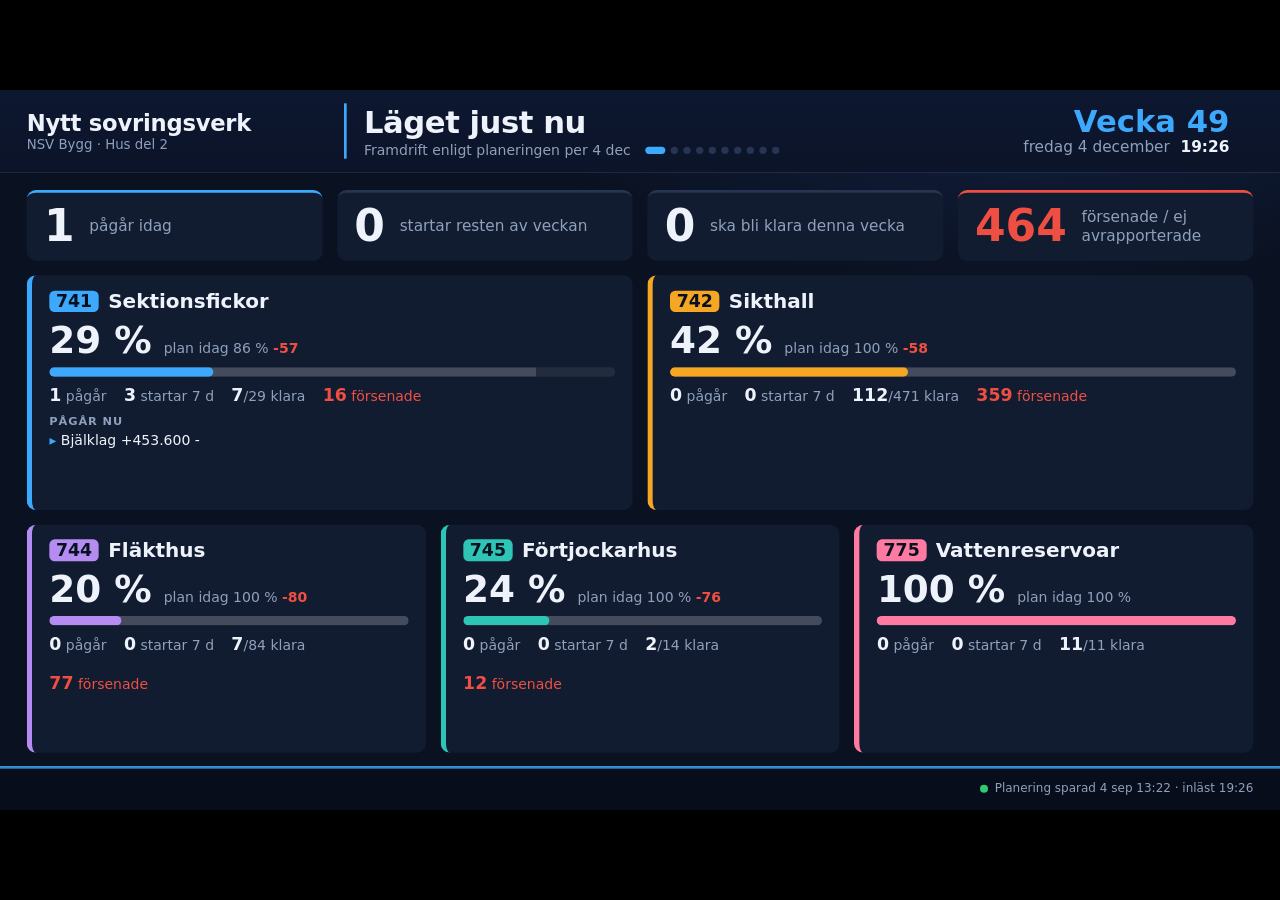
<file: bodskarm/index.html>
<!doctype html>
<html lang="sv">
<head>
  <meta charset="utf-8">
  <meta name="viewport" content="width=device-width, initial-scale=1">
  <title>Bodskärm</title>
  <link rel="stylesheet" href="css/bodskarm.css">
</head>
<body>
  <div id="scen">
    <header class="huvud">
      <div class="h-projekt">
        <div id="projekt" class="projekt">Bodskärm</div>
        <div id="underrubrik" class="underrubrik"></div>
      </div>
      <div class="h-vy">
        <div id="titel" class="titel">Läser in…</div>
        <div class="h-vyrad"><span id="undertitel" class="undertitel"></span><span id="prickar" class="prickar"></span></div>
      </div>
      <div id="vader" class="h-vader" hidden></div>
      <div class="h-tid">
        <div id="vecka" class="h-vecka"></div>
        <div class="h-tidrad"><span id="datum" class="datum"></span><span id="klocka" class="klocka"></span></div>
      </div>
    </header>

    <main id="innehall" class="innehall"></main>

    <footer class="fot">
      <div class="progress"><div id="progress"></div></div>
      <div id="ticker" class="ticker"></div>
      <div id="status" class="status"></div>
    </footer>
    <div class="paus-markering">⏸ Pausad</div>
  </div>

  <!-- Inställningar -->
  <script src="config.js"></script>
  <!-- Bibliotek -->
  <script src="js/lib/xlsx.full.min.js"></script>
  <script src="js/lib/qrcode.js"></script>
  <!-- Motor -->
  <script src="js/util.js"></script>
  <script src="js/data.js"></script>
  <script src="js/vader.js"></script>
  <script src="js/gantt.js"></script>
  <!-- Vyer (lägg till egna här) -->
  <script src="js/vyer/tidplan.js"></script>
  <script src="js/vyer/innehall.js"></script>
  <script src="js/vyer/vader.js"></script>
  <!-- Start -->
  <script src="js/app.js"></script>
</body>
</html>
</file>
<file: bodskarm/css/bodskarm.css>
/*
 * Bodskärm – utseende. Ritas på en fast 1920×1080-yta som skalas till skärmen,
 * så att layouten blir likadan på alla TV-apparater.
 */
:root {
  --bg: #0a1120;
  --panel: #121c30;
  --panel2: #18243c;
  --linje: #263552;
  --text: #eef3fb;
  --dampad: #8fa0bc;
  --accent: #3da9fc;

  --klar: #2ecc71;
  --pagar: #3da9fc;
  --forsenad: #ef4f43;
  --kommande: #5d6e8c;
  --gul: #f5b83d;

  --radie: 14px;
  --font: "Segoe UI", "Segoe UI Emoji", system-ui, -apple-system, Roboto, "Helvetica Neue", Arial, sans-serif;
}

* { box-sizing: border-box; }
html, body {
  margin: 0; height: 100%; overflow: hidden;
  background: #000; color: var(--text); font-family: var(--font);
  cursor: none;
}
body:not(.redo) .innehall { opacity: .4; }

#scen {
  position: absolute; left: 50%; top: 50%;
  width: 1920px; height: 1080px;
  transform-origin: 50% 50%;
  background: radial-gradient(1400px 700px at 80% -10%, #14254a 0%, transparent 60%), var(--bg);
  display: grid; grid-template-rows: 124px 1fr 66px;
  overflow: hidden;
  font-size: 26px; line-height: 1.25;
}

.dampad { color: var(--dampad); font-weight: 400; }
.rod { color: var(--forsenad); }
.gron { color: var(--klar); }
code { font-family: Consolas, monospace; font-size: .85em; background: #0006; padding: 2px 6px; border-radius: 6px; }
.liten-rubrik { display: block; font-size: 17px; text-transform: uppercase; letter-spacing: .08em; color: var(--dampad); font-weight: 600; margin-bottom: 4px; }
.etikett { display: inline-block; font-size: 17px; font-weight: 700; text-transform: uppercase; letter-spacing: .08em; color: var(--accent); }

/* ------------------------------------------------------------ sidhuvud -- */
.huvud {
  display: grid; grid-template-columns: 440px 1fr auto auto; align-items: center; gap: 36px;
  padding: 0 40px; border-bottom: 1px solid var(--linje);
  background: linear-gradient(#0d1730, #0b1428);
}
.projekt { font-size: 34px; font-weight: 800; letter-spacing: -.01em; white-space: nowrap; overflow: hidden; text-overflow: ellipsis; }
.underrubrik { font-size: 20px; color: var(--dampad); white-space: nowrap; overflow: hidden; text-overflow: ellipsis; }
.h-vy { border-left: 4px solid var(--accent); padding-left: 26px; min-width: 0; }
.titel { font-size: 46px; font-weight: 800; letter-spacing: -.015em; white-space: nowrap; overflow: hidden; text-overflow: ellipsis; }
.h-vyrad { display: flex; align-items: center; gap: 22px; font-size: 21px; color: var(--dampad); }
.undertitel { white-space: nowrap; overflow: hidden; text-overflow: ellipsis; }
.prickar { display: flex; gap: 8px; align-items: center; flex: none; }
.prickar i { width: 11px; height: 11px; border-radius: 50%; background: var(--linje); }
.prickar i.aktiv { background: var(--accent); width: 30px; border-radius: 6px; }
.sidnr { margin-left: 6px; font-weight: 700; color: var(--text); }

.h-vader { display: flex; align-items: center; gap: 14px; padding: 10px 22px; background: var(--panel); border-radius: var(--radie); }
.h-vader[hidden] { display: none; }
.vh-ikon { font-size: 44px; }
.vh-temp { font-size: 44px; font-weight: 800; }
.vh-vind { font-size: 24px; color: var(--dampad); }
.vh-vind small { font-size: 18px; }

.h-tid { text-align: right; }
.h-vecka { font-size: 46px; font-weight: 800; color: var(--accent); line-height: 1.05; }
.h-tidrad { font-size: 23px; color: var(--dampad); display: flex; gap: 16px; justify-content: flex-end; }
.klocka { color: var(--text); font-weight: 700; font-variant-numeric: tabular-nums; }

/* -------------------------------------------------------------- yta -- */
.innehall { position: relative; overflow: hidden; }
.vy {
  position: absolute; inset: 0; padding: 26px 40px 20px;
  opacity: 0; transform: translateY(14px);
  transition: opacity .6s ease, transform .6s ease;
  display: flex; flex-direction: column; gap: 22px;
}
.vy.synlig { opacity: 1; transform: none; }
.tomt { margin: auto; font-size: 34px; color: var(--dampad); text-align: center; }
.tomt.liten { font-size: 24px; margin: 30px 0; text-align: left; }

h2 { font-size: 30px; margin: 0 0 14px; font-weight: 800; }
h3 { margin: 0; }

.chip { display: inline-block; padding: 3px 12px; border-radius: 999px; font-size: 18px; font-weight: 700; white-space: nowrap; background: var(--panel2); }
.chip.st-klar { background: #1c4a33; color: #8ff0b8; }
.chip.st-pagar { background: #163e63; color: #a8d8ff; }
.chip.st-forsenad { background: #5a1f1c; color: #ffb1aa; }
.chip.st-kommande { background: #2a3550; color: #c3cee3; }
.omr-kod { display: inline-block; background: var(--omr, var(--accent)); color: #08111f; font-weight: 800; padding: 0 10px; border-radius: 8px; font-size: .85em; }

/* ------------------------------------------------------------ sidfot -- */
.fot { position: relative; display: grid; grid-template-columns: 1fr auto; align-items: center; gap: 30px; padding: 0 40px; background: #070d1a; border-top: 1px solid var(--linje); }
.progress { position: absolute; left: 0; right: 0; top: -1px; height: 4px; }
.progress div { height: 100%; width: 0; background: var(--accent); opacity: .8; }
.ticker { overflow: hidden; white-space: nowrap; font-size: 25px; mask-image: linear-gradient(90deg, transparent, #000 3%, #000 97%, transparent); }
.ticker-spar { display: inline-flex; animation: rulla 40s linear infinite; }
.ticker-spar.still { animation: none; padding-left: 20px; }
.ticker-spar > span { padding-right: 80px; }
.ticker .sep { color: var(--accent); margin: 0 26px; }
@keyframes rulla { from { transform: translateX(0); } to { transform: translateX(-50%); } }
.status { font-size: 18px; color: var(--dampad); white-space: nowrap; display: flex; align-items: center; gap: 10px; }
.status i { width: 12px; height: 12px; border-radius: 50%; background: var(--klar); display: inline-block; }
.status i.fel { background: var(--forsenad); }
.paus-markering { display: none; position: absolute; left: 40px; bottom: 80px; z-index: 5; background: var(--gul); color: #000; font-weight: 800; padding: 6px 16px; border-radius: 10px; font-size: 22px; }
body.pausad .paus-markering { display: block; }

/* ------------------------------------------------------------ Gantt -- */
.gantt { --etikett: 600px; --statuskol: 190px; flex: 1; display: flex; flex-direction: column; min-height: 0; }
.g-huvud, .g-rad { display: grid; grid-template-columns: var(--etikett) 1fr var(--statuskol); }
.g-huvud { border-bottom: 2px solid var(--linje); }
.g-tidhuvud { position: relative; }
.g-veckor { position: relative; height: 34px; }
.g-vecka { position: absolute; top: 0; font-size: 20px; font-weight: 800; color: var(--accent); padding-left: 8px; border-left: 2px solid var(--linje); white-space: nowrap; }
.g-dagar { display: flex; }
.g-dag { flex: 1; text-align: center; font-size: 17px; color: var(--dampad); padding: 4px 0 6px; display: flex; flex-direction: column; line-height: 1.15; }
.g-dag.helg { color: #5f6f8c; }
.g-dag.idag { color: #fff; background: var(--accent); border-radius: 8px 8px 0 0; font-weight: 800; }
.gantt.veckovy .g-dag { font-size: 22px; padding: 6px 0 8px; }
.g-dagnamn { font-weight: 800; text-transform: capitalize; font-size: 24px; }

.g-kropp { position: relative; flex: 1; }
.g-bakgrund { position: absolute; top: 0; bottom: 0; left: var(--etikett); right: var(--statuskol); display: flex; pointer-events: none; }
.g-kol { flex: 1; border-left: 1px solid #ffffff08; }
.g-kol.helg { background: #ffffff06; }
.g-kol.mandag { border-left: 2px solid var(--linje); }
.g-kol.idag { background: #3da9fc1c; box-shadow: inset 2px 0 0 var(--accent); }
.gantt.veckovy .g-kol.idag { box-shadow: none; }

.g-rad { position: relative; height: 52px; align-items: center; border-bottom: 1px solid #ffffff0a; }
.g-etikett { padding: 2px 16px 2px 14px; border-left: 6px solid var(--omr); min-width: 0; }
.g-namn { font-size: 23px; line-height: 1.15; font-weight: 600; white-space: nowrap; overflow: hidden; text-overflow: ellipsis; }
.g-detalj { font-size: 17px; line-height: 1.1; color: var(--dampad); white-space: nowrap; overflow: hidden; text-overflow: ellipsis; }
.g-grupp { height: 44px; background: linear-gradient(90deg, color-mix(in srgb, var(--omr) 22%, transparent), transparent 70%); }
.g-grupp .g-etikett { font-size: 24px; font-weight: 800; border-left-width: 6px; }
.g-tid { position: relative; height: 36px; }
.g-status { padding-left: 18px; }
.g-stapel {
  position: absolute; top: 2px; bottom: 2px; border-radius: 8px; overflow: hidden;
  background: var(--kommande); display: flex; align-items: center; min-width: 10px;
  box-shadow: 0 1px 0 #ffffff22 inset;
}
.g-stapel.st-klar { background: var(--klar); }
.g-stapel.st-pagar { background: var(--pagar); }
.g-stapel.st-forsenad { background: var(--forsenad); }
.g-stapel.prelim { background: repeating-linear-gradient(135deg, var(--kommande) 0 12px, #3f4d68 12px 24px); }
.g-stapel.klipp-v { border-top-left-radius: 0; border-bottom-left-radius: 0; }
.g-stapel.klipp-h { border-top-right-radius: 0; border-bottom-right-radius: 0; }
.g-stapel.milstolpe { background: transparent; box-shadow: none; justify-content: center; overflow: visible; }
.g-stapel.milstolpe::after { content: ""; width: 24px; height: 24px; transform: rotate(45deg); background: var(--gul); border: 3px solid #0a1120; }
.g-stapel.milstolpe.st-klar::after { background: var(--klar); }
.g-framdrift { position: absolute; left: 0; top: 0; bottom: 0; background: #ffffff38; }
.g-stapeltext { position: relative; padding: 0 10px; font-size: 17px; font-weight: 700; color: #06101f; white-space: nowrap; overflow: hidden; text-overflow: clip; }
.g-stapel.st-forsenad .g-stapeltext, .g-stapel.st-kommande .g-stapeltext, .g-stapel.prelim .g-stapeltext { color: #fff; }

.legend { display: flex; gap: 30px; font-size: 18px; color: var(--dampad); margin-top: auto; }
.legend span { display: flex; align-items: center; gap: 8px; }
.legend i { width: 26px; height: 14px; border-radius: 4px; display: inline-block; }
.legend i.st-klar { background: var(--klar); }
.legend i.st-pagar { background: var(--pagar); }
.legend i.st-forsenad { background: var(--forsenad); }
.legend i.st-kommande { background: var(--kommande); }
.legend i.prelim-ikon { background: repeating-linear-gradient(135deg, var(--kommande) 0 5px, #3f4d68 5px 10px); }
.legend i.milstolpe-ikon { width: 14px; height: 14px; transform: rotate(45deg); background: var(--gul); border-radius: 2px; margin: 0 6px; }

/* ------------------------------------------------------------ Läget -- */
.kpi-rad { display: grid; grid-template-columns: repeat(4, 1fr); gap: 22px; }
.kpi { background: var(--panel); border-radius: var(--radie); padding: 18px 26px; display: flex; align-items: center; gap: 22px; border-top: 4px solid var(--linje); }
.kpi.bla { border-top-color: var(--pagar); }
.kpi.rod { border-top-color: var(--forsenad); }
.kpi.rod .kpi-tal { color: var(--forsenad); }
.kpi.gron { border-top-color: var(--klar); }
.kpi-tal { font-size: 66px; font-weight: 800; line-height: 1; font-variant-numeric: tabular-nums; }
.kpi-text { font-size: 23px; color: var(--dampad); line-height: 1.2; }

.omr-rutnat { flex: 1; display: grid; gap: 22px; grid-template-columns: repeat(3, 1fr); min-height: 0; }
.omr-rutnat.n1 { grid-template-columns: 1fr; }
.omr-rutnat.n2, .omr-rutnat.n4 { grid-template-columns: repeat(2, 1fr); }
.omr-rutnat.n5 { grid-template-columns: repeat(6, 1fr); }
.omr-rutnat.n5 > * { grid-column: span 2; }
.omr-rutnat.n5 > :nth-child(-n+2) { grid-column: span 3; }
.omr-kort { background: var(--panel); border-radius: var(--radie); padding: 20px 26px; border-left: 8px solid var(--omr); display: flex; flex-direction: column; gap: 12px; min-height: 0; overflow: hidden; }
.omr-huvud { display: flex; align-items: center; gap: 14px; font-size: 30px; font-weight: 800; }
.omr-huvud .omr-kod { font-size: 26px; }
.omr-namn { white-space: nowrap; overflow: hidden; text-overflow: ellipsis; }
.omr-framdrift { display: flex; align-items: baseline; gap: 18px; }
.omr-procent { font-size: 56px; font-weight: 800; line-height: 1; }
.omr-plan { font-size: 21px; color: var(--dampad); }
.stapel-yttre { position: relative; height: 14px; border-radius: 7px; background: #ffffff12; overflow: hidden; }
.stapel-plan { position: absolute; inset: 0 auto 0 0; background: #ffffff26; }
.stapel-inre { position: absolute; inset: 0 auto 0 0; background: var(--omr); border-radius: 7px; }
.omr-tal { display: flex; gap: 26px; font-size: 21px; color: var(--dampad); flex-wrap: wrap; }
.omr-tal b { color: var(--text); font-size: 26px; }
.omr-tal .rod b { color: var(--forsenad); }
.omr-nu ul { margin: 0; padding: 0; list-style: none; font-size: 21px; }
.omr-nu li { white-space: nowrap; overflow: hidden; text-overflow: ellipsis; padding: 2px 0; }
.omr-nu li::before { content: "▸ "; color: var(--omr); }
.omr-nu li.dampad::before { content: ""; }

/* --------------------------------------------------------- Kommande -- */
.tva-kol { display: grid; grid-template-columns: 1fr 1fr; gap: 40px; flex: 1; min-height: 0; }
.handelser { list-style: none; margin: 0; padding: 0; display: flex; flex-direction: column; gap: 8px; }
.handelser li { display: grid; grid-template-columns: 120px 1fr; gap: 18px; align-items: center; background: var(--panel); border-radius: 12px; padding: 8px 18px 8px 0; border-left: 6px solid var(--omr); }
.h-datum { text-align: center; display: flex; flex-direction: column; line-height: 1.1; }
.h-datum b { font-size: 22px; text-transform: capitalize; }
.h-datum span { font-size: 18px; color: var(--dampad); }
.h-datum.snart b { color: var(--gul); }
.h-namn { font-size: 23px; font-weight: 600; white-space: nowrap; overflow: hidden; text-overflow: ellipsis; }
.h-detalj { font-size: 17px; color: var(--dampad); white-space: nowrap; overflow: hidden; text-overflow: ellipsis; }
.handelser li.fler { display: block; background: none; border: 0; color: var(--dampad); padding-left: 20px; font-size: 21px; }

/* ----------------------------------------------------------- Bilder -- */
.bild-vy { flex: 1; display: grid; grid-template-columns: 1fr 440px; gap: 30px; min-height: 0; }
.bild-ram { position: relative; background: #050a14; border-radius: var(--radie); overflow: hidden; display: flex; align-items: center; justify-content: center; min-height: 0; }
.bild-ram img { max-width: 100%; max-height: 100%; object-fit: contain; display: block; }
.bild-fel { display: none; text-align: center; color: var(--dampad); font-size: 28px; }
.bild-ram.saknas img { display: none; }
.bild-ram.saknas .bild-fel { display: block; }
.bild-info { background: var(--panel); border-radius: var(--radie); padding: 30px; display: flex; flex-direction: column; gap: 16px; }
.bild-info h2 { font-size: 38px; margin: 0; }
.bild-info p { margin: 0; font-size: 24px; color: #c9d4e6; }
.qr { margin-top: auto; display: flex; flex-direction: column; align-items: center; gap: 14px; }
.qr-bild { background: #fff; border-radius: 14px; padding: 4px; width: 260px; height: 260px; }
.qr-bild svg { width: 100%; height: 100%; display: block; }
.qr-text { text-align: center; font-size: 20px; color: var(--dampad); }

/* ------------------------------------------------------- Leveranser -- */
.leveranser { display: flex; flex-direction: column; gap: 16px; }
.lev-dag h3 { font-size: 27px; font-weight: 800; margin-bottom: 8px; text-transform: none; display: flex; align-items: baseline; gap: 14px; }
.lev-dag h3 .dampad { font-size: 21px; }
.lev-rad { display: grid; grid-template-columns: 110px 1fr 360px 280px 190px; gap: 20px; align-items: center; background: var(--panel); border-radius: 12px; padding: 12px 20px; margin-bottom: 8px; border-left: 6px solid var(--kommande); }
.lev-rad.lyft { border-left-color: var(--gul); }
.lev-tid { font-size: 28px; font-weight: 800; font-variant-numeric: tabular-nums; }
.lev-vad { font-size: 24px; min-width: 0; }
.lev-vad .dampad { font-size: 20px; }
.lev-kommentar { font-size: 18px; color: var(--dampad); }
.lev-plats, .lev-mottagare { font-size: 21px; color: #c9d4e6; }
.lyft-chip { background: #4b3a12; color: #ffd98a; }
.varning { font-size: 20px; font-weight: 700; color: #000; background: var(--gul); padding: 2px 12px; border-radius: 8px; }

/* ----------------------------------------------------------- Hinder -- */
.hinder-rutnat { flex: 1; display: grid; grid-template-columns: repeat(3, 1fr); grid-template-rows: repeat(2, 1fr); gap: 22px; min-height: 0; }
.hinder { background: var(--panel); border-radius: var(--radie); padding: 22px 26px; border-top: 6px solid var(--gul); display: flex; flex-direction: column; gap: 10px; overflow: hidden; }
.hinder.niva-hog { border-top-color: var(--forsenad); }
.hinder.niva-lag { border-top-color: var(--kommande); }
.hinder-topp { display: flex; gap: 14px; align-items: center; font-size: 19px; }
.niva-chip { background: #4b3a12; color: #ffd98a; }
.niva-hog .niva-chip { background: #5a1f1c; color: #ffb1aa; }
.niva-lag .niva-chip { background: #2a3550; color: #c3cee3; }
.hinder-status { margin-left: auto; color: var(--dampad); }
.hinder h3 { font-size: 27px; line-height: 1.2; }
.hinder p { margin: 0; font-size: 21px; color: #c9d4e6; }
.hinder-fot { margin-top: auto; display: flex; justify-content: space-between; gap: 12px; font-size: 20px; color: var(--dampad); }

/* ---------------------------------------------------- Meddelanden -- */
.meddelande-vy { flex: 1; display: grid; grid-template-columns: 1fr; gap: 26px; min-height: 0; }
.meddelande-vy.med-sido { grid-template-columns: 1fr 470px; }
.meddelanden { display: grid; grid-template-columns: 1fr 1fr; grid-auto-rows: minmax(0, 1fr); gap: 22px; min-height: 0; }
.meddelande { background: var(--panel); border-radius: var(--radie); padding: 26px 30px; border-left: 8px solid var(--accent); overflow: hidden; display: flex; flex-direction: column; gap: 10px; }
.meddelande h3 { font-size: 34px; line-height: 1.15; }
.meddelande p { margin: 0; font-size: 25px; color: #d3dcec; }
.meddelande.typ-sakerhet { border-left-color: var(--gul); }
.meddelande.typ-sakerhet .etikett { color: var(--gul); }
.meddelande.typ-viktigt { border-left-color: var(--forsenad); }
.meddelande.typ-viktigt .etikett { color: #ff8b80; }
.sakerhet { background: linear-gradient(160deg, #1d4a2f, #11301f); border-radius: var(--radie); padding: 36px; display: flex; flex-direction: column; align-items: center; text-align: center; gap: 10px; }
.olycka-tal { font-size: 170px; font-weight: 900; line-height: 1; color: #8ff0b8; font-variant-numeric: tabular-nums; }
.olycka-text { font-size: 30px; font-weight: 700; }
.budskap { margin-top: auto; font-size: 28px; font-weight: 700; color: #e8fff1; background: #0003; border-radius: 12px; padding: 20px; }

/* ------------------------------------------------------ Kontakter -- */
.kontakt-vy { flex: 1; display: grid; grid-template-columns: 1fr 560px; gap: 30px; min-height: 0; }
.kontakter { display: grid; grid-template-columns: repeat(3, 1fr); grid-auto-rows: min-content; gap: 18px; align-content: start; }
.kontakt { background: var(--panel); border-radius: var(--radie); padding: 18px 24px; }
.kontakt-namn { font-size: 28px; font-weight: 800; }
.kontakt-tel { font-size: 30px; font-weight: 700; color: var(--accent); font-variant-numeric: tabular-nums; margin: 4px 0; }
.nodlage { background: var(--panel); border-radius: var(--radie); padding: 26px; display: flex; flex-direction: column; gap: 16px; }
.nod-112 { background: var(--forsenad); border-radius: 12px; padding: 14px 24px; display: flex; align-items: center; justify-content: space-between; font-size: 28px; font-weight: 700; }
.nod-112 b { font-size: 80px; line-height: 1; }
.nod-rad { display: flex; gap: 16px; align-items: flex-start; font-size: 23px; }
.nod-ikon { font-size: 34px; width: 46px; text-align: center; }

/* ------------------------------------------------------------ Väder -- */
.vader-vy { display: flex; flex-direction: column; gap: 18px; }
.vader-nu { display: flex; align-items: center; gap: 30px; }
.nu-ikon { font-size: 120px; line-height: 1; }
.nu-temp { font-size: 110px; font-weight: 800; line-height: 1; }
.nu-text { font-size: 30px; }
.nu-vind { font-size: 28px; color: var(--dampad); }
.vind-varning { background: var(--gul); color: #000; font-weight: 700; font-size: 25px; padding: 12px 20px; border-radius: 12px; }
.vader-vy h2 { margin: 6px 0 0; font-size: 26px; }
.timmar { display: grid; grid-template-columns: repeat(12, 1fr); gap: 10px; }
.timme, .vdag { background: var(--panel); border-radius: 12px; text-align: center; padding: 10px 6px; border-bottom: 4px solid transparent; }
.timme.blasigt, .vdag.blasigt { border-bottom-color: var(--gul); }
.t-tid { font-size: 21px; color: var(--dampad); font-weight: 700; }
.t-ikon { font-size: 36px; }
.t-temp { font-size: 28px; font-weight: 800; }
.t-regn { font-size: 17px; color: #8cc8ff; }
.t-vind { font-size: 20px; }
.t-vind small { color: var(--dampad); font-size: 16px; }
.vdagar { display: grid; grid-template-columns: repeat(7, 1fr); gap: 14px; }
.v-dagnamn { font-size: 23px; font-weight: 800; text-transform: capitalize; }
.v-ikon { font-size: 50px; }
.v-temp { font-size: 24px; color: var(--dampad); }
.v-temp b { font-size: 32px; color: var(--text); }
.v-regn { font-size: 19px; color: #8cc8ff; }
.v-vind { font-size: 19px; }
.v-vind small { color: var(--dampad); font-size: 16px; }
.v-varning { margin-top: 6px; font-size: 18px; font-weight: 800; color: var(--gul); }

/* --------------------------------------------------------- Felruta -- */
.felruta { margin: auto; max-width: 1300px; background: var(--panel); border-radius: var(--radie); padding: 40px 50px; border-top: 6px solid var(--forsenad); }
.felruta ul { font-size: 22px; color: #ffc1bb; }
.felruta p { font-size: 23px; color: #c9d4e6; }
.knapp { display: inline-block; background: var(--accent); color: #04121f; font-weight: 800; padding: 12px 24px; border-radius: 10px; cursor: pointer; }
.knapp input { display: none; }
body:has(.felruta) { cursor: auto; }
</file>
